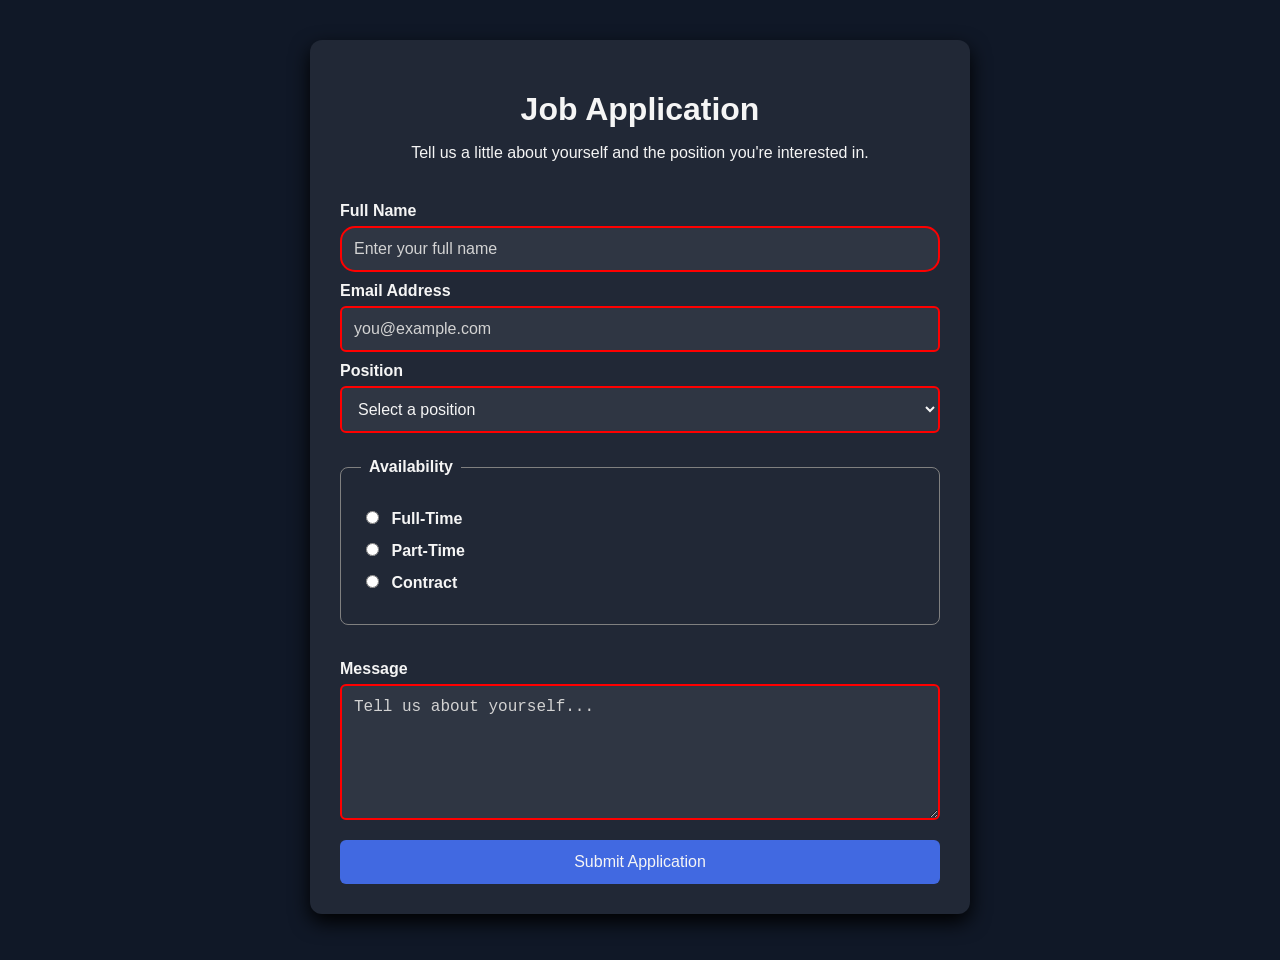
<file: build-a-job-application-form/index.html>
<!DOCTYPE html>
<html lang="en">
<head>
    <meta charset="utf-8">
    <meta name="viewport" content="width=device-width, initial-scale=1.0">
    <title>Job Application Form</title>
    <link rel="stylesheet" href="styles.css">
</head>

<body>

    <div class="container">
        <h1>Job Application</h1>
        <p>Tell us a little about yourself and the position you're interested in.</p>

        <form>
            <label for="name">Full Name</label>
            <input
                type="text"
                id="name"
                name="name"
                required
                placeholder="Enter your full name"
            >

            <label for="email">Email Address</label>
            <input
                type="email"
                id="email"
                name="email"
                required
                placeholder="you@example.com"
            >

            <label for="position">Position</label>
            <select id="position" name="position" required>
                <option value="">Select a position</option>
                <option value="web-developer">Web Developer</option>
                <option value="software-engineer">Software Engineer</option>
                <option value="frontend-developer">Frontend Developer</option>
                <option value="backend-developer">Backend Developer</option>
            </select>

            <fieldset class="radio-group">
                <legend>Availability</legend>

                <div>
                    <input
                        type="radio"
                        id="full-time"
                        name="availability"
                        value="full-time"
                        required
                    >
                    <label for="full-time">Full-Time</label>
                </div>

                <div>
                    <input
                        type="radio"
                        id="part-time"
                        name="availability"
                        value="part-time"
                    >
                    <label for="part-time">Part-Time</label>
                </div>

                <div>
                    <input
                        type="radio"
                        id="contract"
                        name="availability"
                        value="contract"
                    >
                    <label for="contract">Contract</label>
                </div>
            </fieldset>

            <label for="message">Message</label>
            <textarea
                id="message"
                name="message"
                rows="6"
                required
                placeholder="Tell us about yourself..."
            ></textarea>

            <button type="submit">Submit Application</button>
        </form>
    </div>

</body>
</html>
</file>
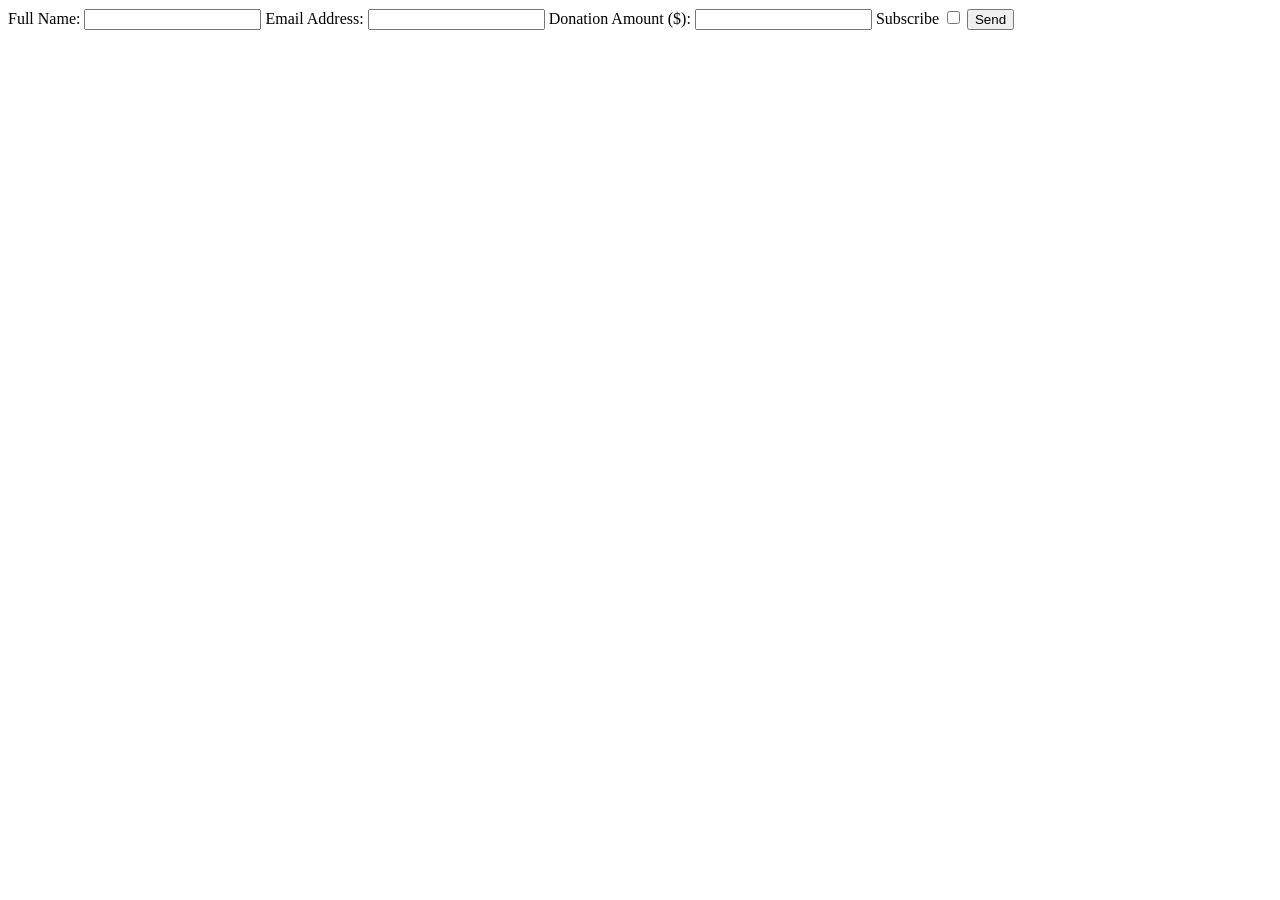
<file: debug-donation-form/index.html>
<!DOCTYPE html>
<html lang="en">
<head>
  <meta charset="UTF-8">
  <meta name="viewport" content="width=device-width, initial-scale=1.0">
  <title>Debug a Donation Form</title>
</head>

<body>
  <form>
    <label for="name">Full Name:</label>
    <input type="text" id="name" name="name" required>

    <label for="email">Email Address:</label>
    <input type="email" id="email" name="email" required>

    <label for="amount">Donation Amount ($):</label>
    <input type="number" id="amount" name="amount" required>

    <label for="newsletter">Subscribe</label>
    <input type="checkbox" id="newsletter" name="newsletter">

    <input type="submit" value="Send">
  </form>
</body>
</html>
</file>
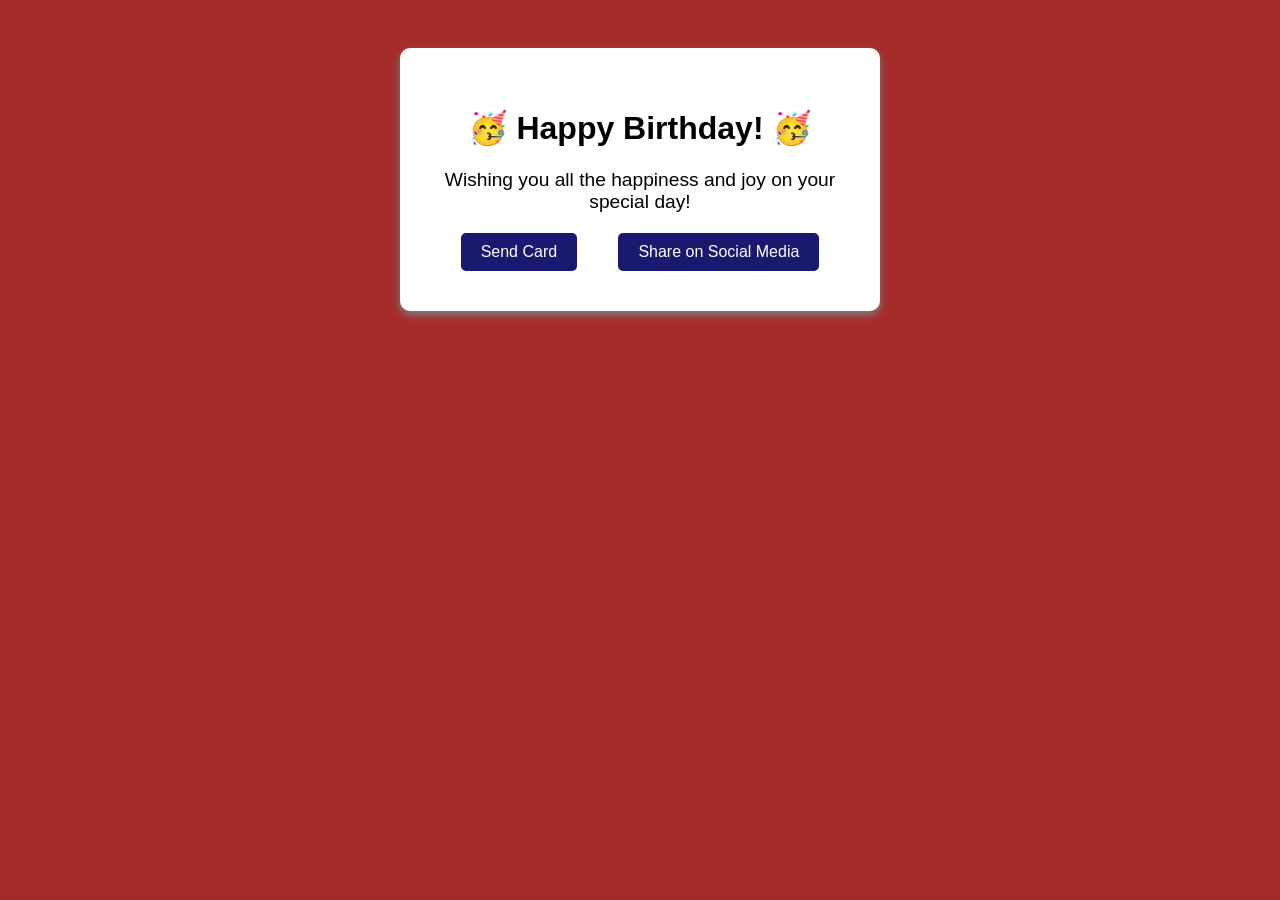
<file: design-a-greeting-card/index.html>
<!DOCTYPE html>
<html lang="en">
  <head>
    <meta charset="utf-8">
    <meta name="viewport" content="width=device-width, initial-scale=1.0">
    <title>Greeting Card</title>
    <link href="styles.css" rel="stylesheet">
  </head>
  <body>
    <div class="card" id="greeting-card">
      <h1>Happy Birthday!</h1>
      <p class="message">
        Wishing you all the happiness and joy on your special day!
      </p>
      <div class="card-links">
        <a href="#send" class="send-link">Send Card</a>
        <a href="#share" class="share-link">Share on Social Media</a>
      </div>
    </div>
    <section id="send">
      <h2>Sending your card...</h2>
      <p>Card successfully sent to your recipient!</p>
    </section>
    <section id="share">
      <h2>Sharing your card...</h2>
      <p>Your card was shared on social media!</p>
    </section>
  </body>
</html>
</file>
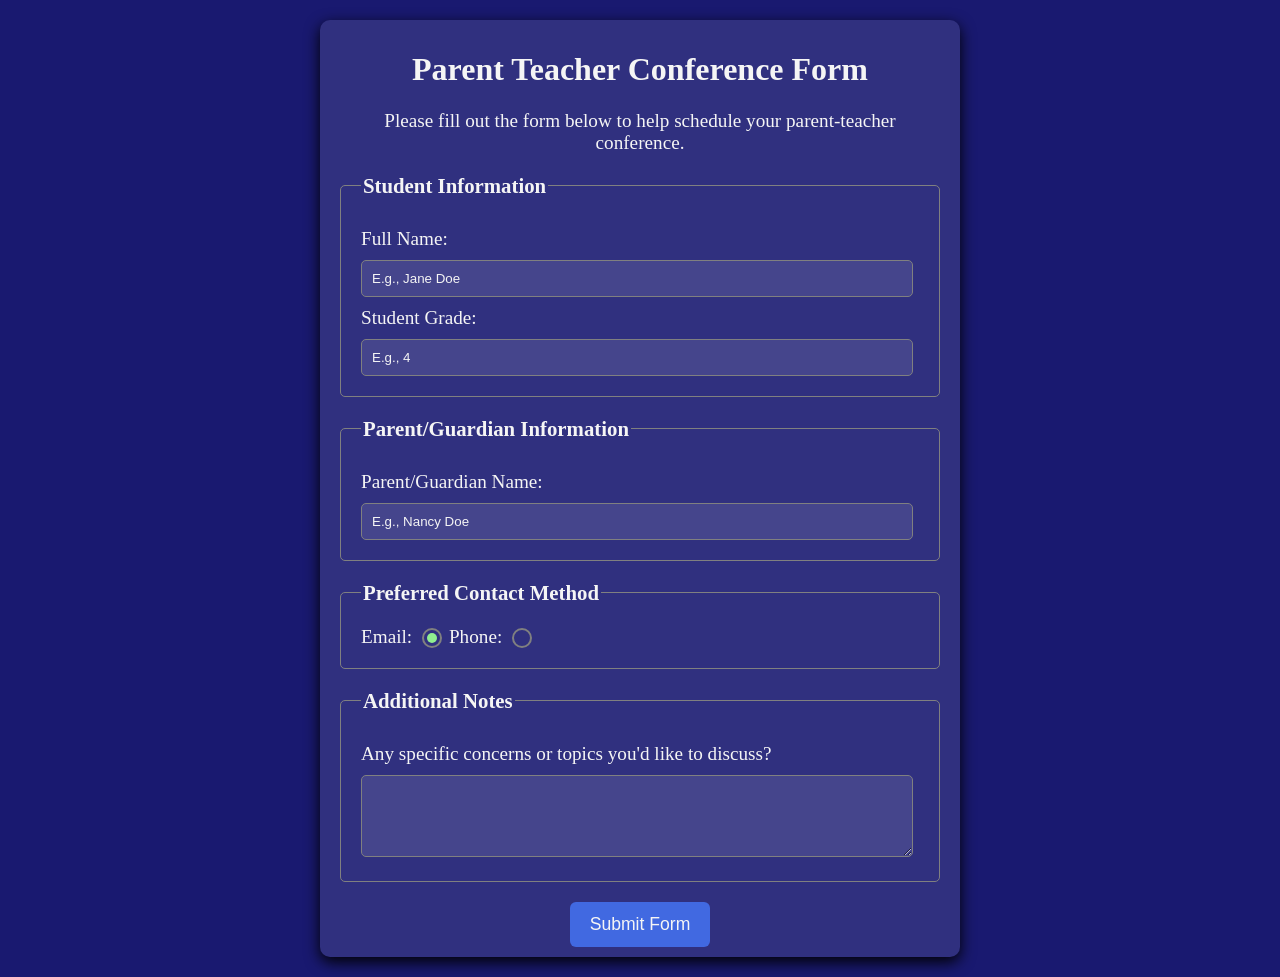
<file: design-a-parent-teacher-conference-form/index.html>
<!DOCTYPE html>
<html lang="en">
  <head>
    <meta charset="utf-8">
    <meta name="viewport" content="width=device-width, initial-scale=1.0">
    <title>Parent Teacher Conference Form</title>
    <link rel="stylesheet" href="./styles.css" />
  </head>
  <body>
  <main class="container">
    <h1 class="title center">Parent Teacher Conference Form</h1>
    <p class="description center">Please fill out the form below to help schedule your parent-teacher conference.</p>

     <form>
        <fieldset>
          <legend>Student Information</legend>
          <label for="student-name">Full Name: </label>
          <input
            type="text"
            name="student-name"
            id="student-name"
            required
            placeholder="E.g., Jane Doe"
          />

          <label for="grade">Student Grade: </label>
          <input
            type="number"
            name="grade"
            id="grade"
            required
            placeholder="E.g., 4"
          />
        </fieldset>
        
        <fieldset>
          <legend>Parent/Guardian Information</legend>
          <label for="parent-name">Parent/Guardian Name: </label>
          <input
            type="text"
            name="parent-name"
            id="parent-name"
            required
            placeholder="E.g., Nancy Doe"
          />
        </fieldset>

        <fieldset>
          <legend>Preferred Contact Method</legend>
          <label class="contact-method" for="email">Email: </label>
          <input
            id="email"
            class="contact-method-radio-btn"
            type="radio"
            name="contact-method"
            value="email"
            checked
          />

          <label class="contact-method" for="phone">Phone: </label>
          <input
            id="phone"
            class="contact-method-radio-btn"
            type="radio"
            name="contact-method"
            value="phone"
          />
        </fieldset>

        <fieldset>
          <legend>Additional Notes</legend>
          <label for="notes"
            >Any specific concerns or topics you'd like to discuss?</label
          >
          <textarea id="notes" name="notes" rows="4" cols="50"></textarea>
        </fieldset>

        <button class="submit-btn" type="submit">Submit Form</button>
      </form>
  </main>
  </body>
</html>
</file>
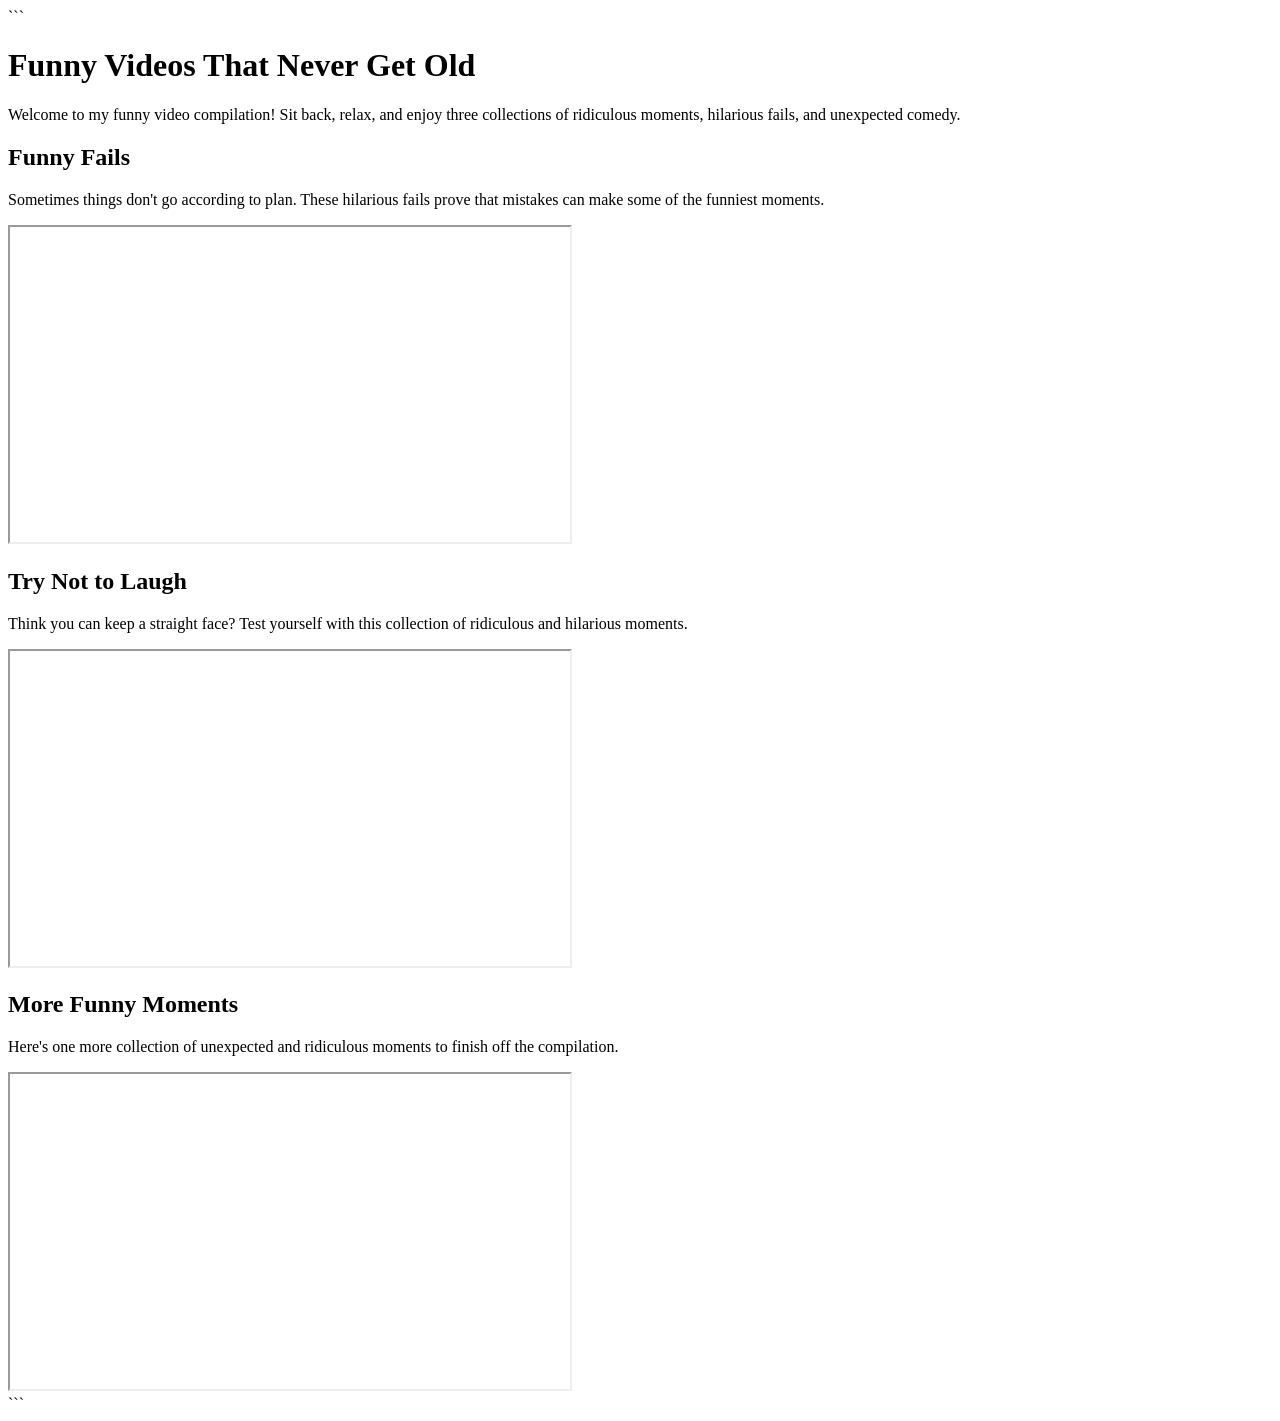
<file: funny-video-compilation/index.html>
<!DOCTYPE html>

<html lang="en">

<head>
    <meta charset="UTF-8">
    <title>Funny Video Compilation</title>
</head>

<body>

```
<main>

    <h1>Funny Videos That Never Get Old</h1>

    <p>
        Welcome to my funny video compilation! Sit back, relax, and enjoy
        three collections of ridiculous moments, hilarious fails, and
        unexpected comedy.
    </p>

    <section>

        <h2>Funny Fails</h2>

        <p>
            Sometimes things don't go according to plan. These hilarious
            fails prove that mistakes can make some of the funniest moments.
        </p>

        <iframe
            src="https://www.youtube.com/embed/nr3hC9bf7vc"
            title="Funny Fails Compilation"
            width="560"
            height="315">
        </iframe>

    </section>

    <section>

        <h2>Try Not to Laugh</h2>

        <p>
            Think you can keep a straight face? Test yourself with this
            collection of ridiculous and hilarious moments.
        </p>

        <iframe
            src="https://www.youtube.com/embed/DODLEX4zzLQ"
            title="Try Not to Laugh Funny Compilation"
            width="560"
            height="315">
        </iframe>

    </section>

    <section>

        <h2>More Funny Moments</h2>

        <p>
            Here's one more collection of unexpected and ridiculous moments
            to finish off the compilation.
        </p>

        <iframe
            src="https://www.youtube.com/embed/t_4hZKceHAU"
            title="Funny Video Compilation"
            width="560"
            height="315">
        </iframe>

    </section>

</main>
```

</body>

</html>
</file>
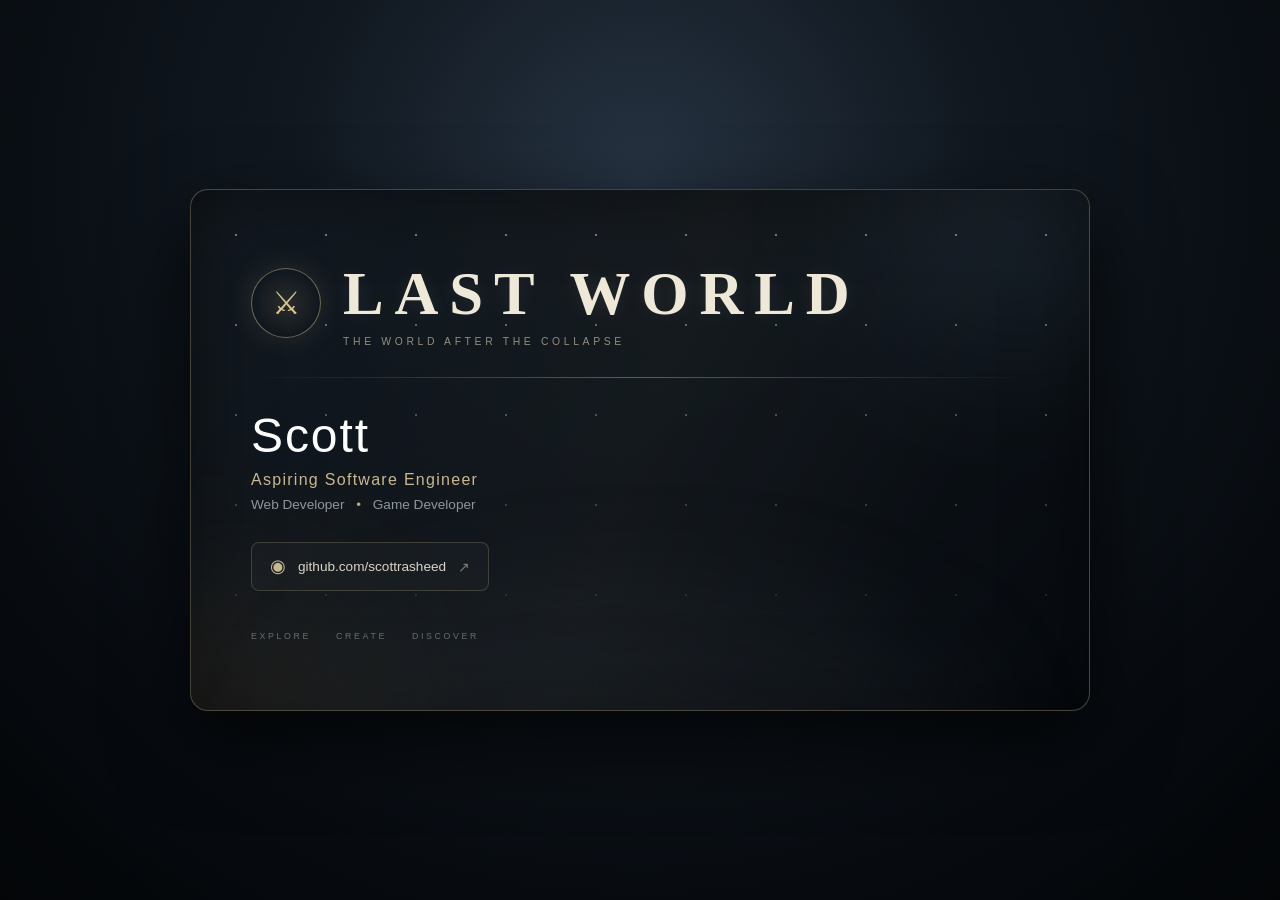
<file: github-business-card/index.html>
<!DOCTYPE html>
<html lang="en">
<head>
  <meta charset="UTF-8">
  <meta name="viewport" content="width=device-width, initial-scale=1.0">

  <title>Scott | Last World</title>

  <link
    rel="stylesheet"
    href="styles.css"
  >
</head>

<body>

  <main class="business-card">

    <!-- Atmospheric background -->
    <div class="stars"></div>
    <div class="mist"></div>

    <!-- Decorative elemental glow -->
    <div class="elemental-glow glow-one"></div>
    <div class="elemental-glow glow-two"></div>

    <section class="card-content">

      <!-- Last World Branding -->
      <div class="world-brand">

        <div class="relic-symbol">
          ⚔
        </div>

        <div class="brand-text">
          <h1>LAST WORLD</h1>
          <span>THE WORLD AFTER THE COLLAPSE</span>
        </div>

      </div>

      <div class="divider"></div>

      <!-- Personal Information -->
      <div class="identity">

        <h2>Scott</h2>

        <p class="title">
          Aspiring Software Engineer
        </p>

        <p class="specialties">
          Web Developer <span>•</span> Game Developer
        </p>

      </div>

      <!-- GitHub -->
      <a
        class="github-link"
        href="https://github.com/scottrasheed"
        target="_blank"
        rel="noopener noreferrer"
      >
        <span class="github-icon">◉</span>

        <span>
          github.com/scottrasheed
        </span>

        <span class="arrow">↗</span>
      </a>

      <!-- Footer -->
      <div class="card-footer">
        <span>EXPLORE</span>
        <span>CREATE</span>
        <span>DISCOVER</span>
      </div>

    </section>

  </main>

</body>
</html>
</file>
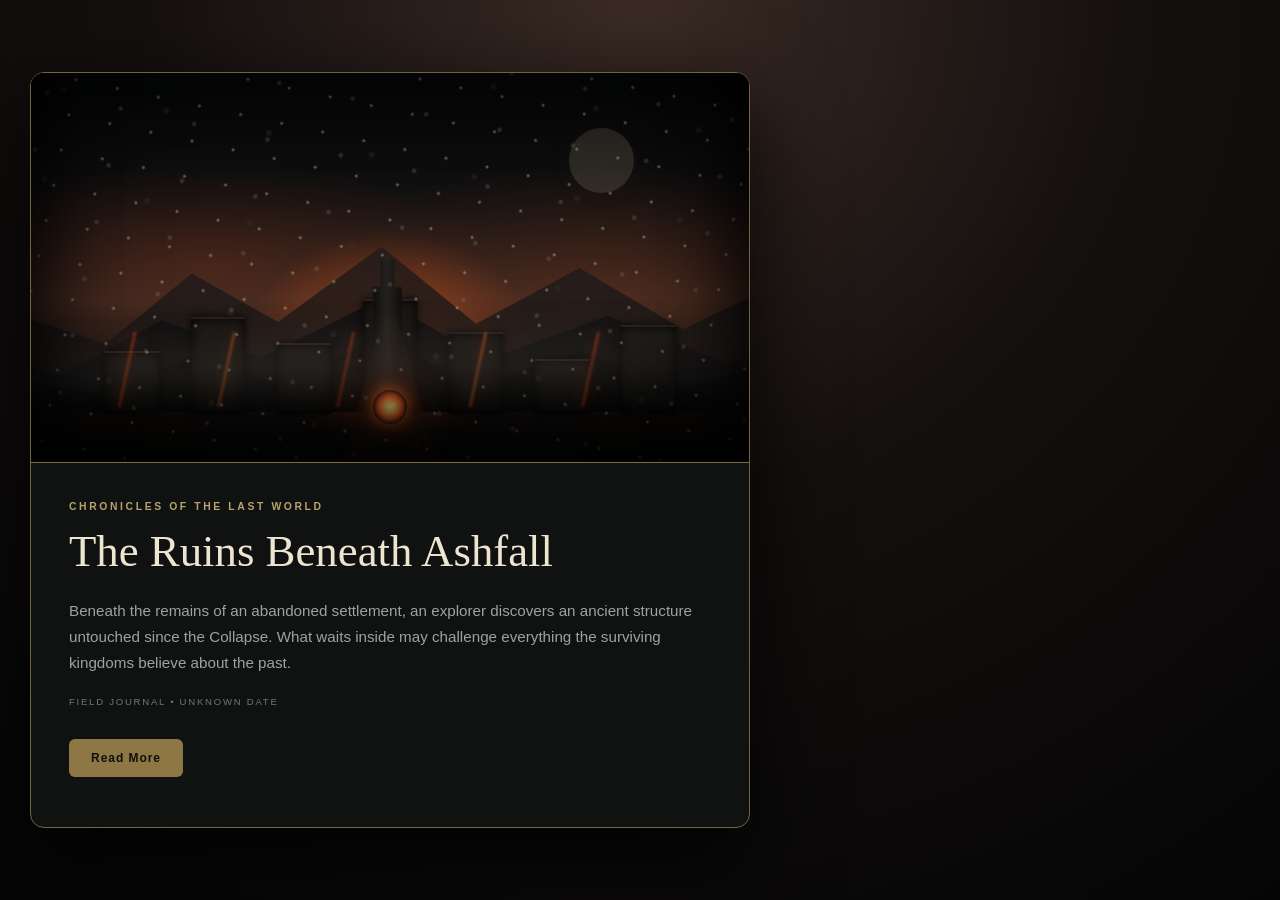
<file: last-world-blog-post/index.html>
<!DOCTYPE html>
<html lang="en">
<head>
  <meta charset="UTF-8">
  <meta name="viewport" content="width=device-width, initial-scale=1.0">

  <title>Last World — The Ruins Beneath Ashfall</title>

  <link rel="stylesheet" href="styles.css">
</head>

<body>

  <main>

    <div class="blog-post-card">

      <!-- ASHFALL SANDBOX ENVIRONMENT -->

      <div
        class="post-img ashfall-scene"
        role="img"
        aria-label="A vast ruined settlement surrounded by mountains beneath a sky filled with ash"
      >

        <div class="sky"></div>

        <div class="moon"></div>

        <div class="mountain mountain-back"></div>

        <div class="mountain mountain-middle"></div>

        <div class="mountain mountain-front"></div>

        <div class="city">
          <span></span>
          <span></span>
          <span></span>
          <span></span>
          <span></span>
          <span></span>
          <span></span>
        </div>

        <div class="tower"></div>

        <div class="road"></div>

        <div class="embers"></div>

        <div class="ash-particles"></div>

        <div class="fog"></div>

        <div class="scene-vignette"></div>

      </div>


      <div class="post-content">

        <p class="post-category">
          CHRONICLES OF THE LAST WORLD
        </p>

        <h2 class="post-title">
          The Ruins Beneath Ashfall
        </h2>

        <p class="post-excerpt">
          Beneath the remains of an abandoned settlement, an explorer
          discovers an ancient structure untouched since the Collapse.
          What waits inside may challenge everything the surviving
          kingdoms believe about the past.
        </p>

        <p class="post-meta">
          FIELD JOURNAL • UNKNOWN DATE
        </p>

        <a
          class="read-more"
          href="https://github.com/scottrasheed"
          target="_blank"
        >
          Read More
        </a>

      </div>

    </div>

  </main>

</body>
</html>
</file>
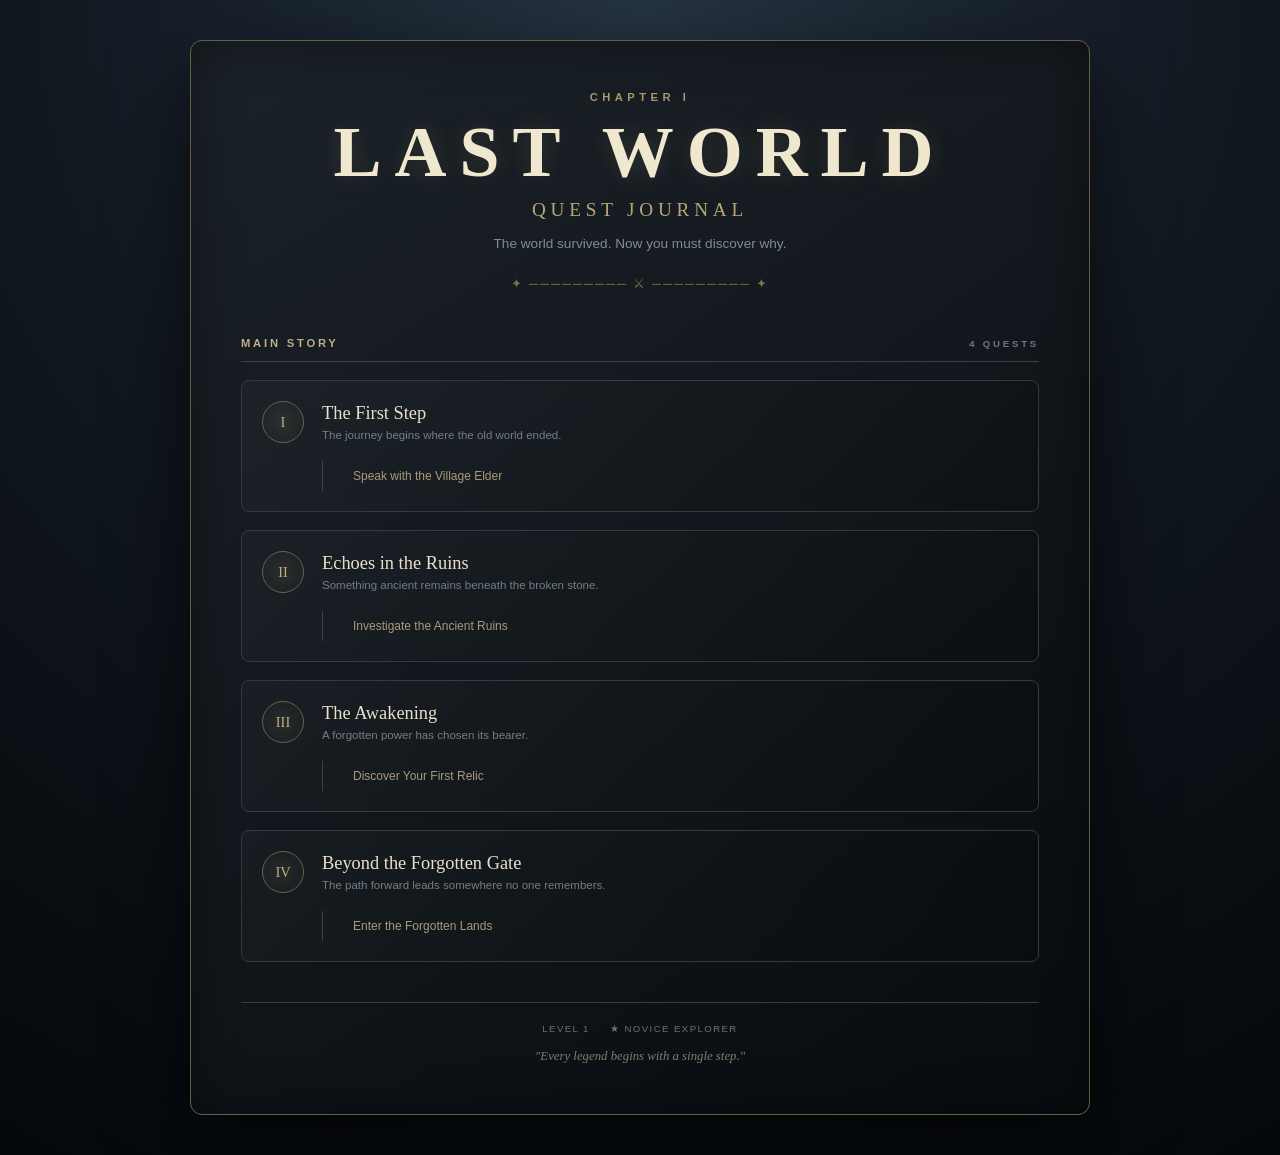
<file: last-world-quest-journal/index.html>
<!DOCTYPE html>
<html lang="en">
<head>
  <meta charset="UTF-8">
  <meta name="viewport" content="width=device-width, initial-scale=1.0">

  <title>Last World — Quest Log</title>

  <link rel="stylesheet" href="styles.css">
</head>

<body>

  <main class="quest-journal">

    <header class="journal-header">

      <p class="chapter">CHAPTER I</p>

      <h1>LAST WORLD</h1>

      <h2>Quest Journal</h2>

      <p class="subtitle">
        The world survived. Now you must discover why.
      </p>

      <div class="ornament">
        ✦ ───────── ⚔ ───────── ✦
      </div>

    </header>


    <section class="quest-section">

      <div class="section-title">
        <span>MAIN STORY</span>
        <span class="status">4 QUESTS</span>
      </div>


      <ul class="todo-list">


        <!-- QUEST 1 -->

        <li class="quest">

          <input
            type="checkbox"
            id="first-step"
          >

          <label for="first-step">

            <span class="quest-number">
              I
            </span>

            <span class="quest-info">

              <strong>
                The First Step
              </strong>

              <small>
                The journey begins where the old world ended.
              </small>

            </span>

          </label>


          <ul class="sub-item">

            <li>
              <a
                class="sub-item-link"
                href="https://github.com/scottrasheed"
                target="_blank"
              >
                Speak with the Village Elder
              </a>
            </li>

          </ul>

        </li>


        <!-- QUEST 2 -->

        <li class="quest">

          <input
            type="checkbox"
            id="echoes-ruins"
          >

          <label for="echoes-ruins">

            <span class="quest-number">
              II
            </span>

            <span class="quest-info">

              <strong>
                Echoes in the Ruins
              </strong>

              <small>
                Something ancient remains beneath the broken stone.
              </small>

            </span>

          </label>


          <ul class="sub-item">

            <li>
              <a
                class="sub-item-link"
                href="https://github.com/scottrasheed"
                target="_blank"
              >
                Investigate the Ancient Ruins
              </a>
            </li>

          </ul>

        </li>


        <!-- QUEST 3 -->

        <li class="quest">

          <input
            type="checkbox"
            id="awakening"
          >

          <label for="awakening">

            <span class="quest-number">
              III
            </span>

            <span class="quest-info">

              <strong>
                The Awakening
              </strong>

              <small>
                A forgotten power has chosen its bearer.
              </small>

            </span>

          </label>


          <ul class="sub-item">

            <li>
              <a
                class="sub-item-link"
                href="https://github.com/scottrasheed"
                target="_blank"
              >
                Discover Your First Relic
              </a>
            </li>

          </ul>

        </li>


        <!-- QUEST 4 -->

        <li class="quest">

          <input
            type="checkbox"
            id="forgotten-gate"
          >

          <label for="forgotten-gate">

            <span class="quest-number">
              IV
            </span>

            <span class="quest-info">

              <strong>
                Beyond the Forgotten Gate
              </strong>

              <small>
                The path forward leads somewhere no one remembers.
              </small>

            </span>

          </label>


          <ul class="sub-item">

            <li>
              <a
                class="sub-item-link"
                href="https://github.com/scottrasheed"
                target="_blank"
              >
                Enter the Forgotten Lands
              </a>
            </li>

          </ul>

        </li>

      </ul>

    </section>


    <footer class="journal-footer">

      <div class="player-status">

        <span>
          LEVEL 1
        </span>

        <span>
          ★ NOVICE EXPLORER
        </span>

      </div>

      <p>
        "Every legend begins with a single step."
      </p>

    </footer>

  </main>

</body>
</html>
</file>
<file: build-a-job-application-form/styles.css>
body {
    font-family: Arial, sans-serif;
    background-color: #101827;
    color: whitesmoke;
    margin: 0;
    padding: 40px 20px;
}

.container {
    width: 80%;
    max-width: 600px;
    margin: 0 auto;
    padding: 30px;
    background-color: #ffffff12;
    border-radius: 12px;
    box-shadow: 0 8px 20px black;
}

h1 {
    text-align: center;
    margin-bottom: 10px;
}

p {
    text-align: center;
    margin-bottom: 30px;
}

form {
    display: flex;
    flex-direction: column;
}

label {
    margin: 10px 0 6px;
    font-weight: bold;
}

input,
select,
textarea {
    box-sizing: border-box;
    width: 100%;
    padding: 12px;
    border: 2px solid gray;
    border-radius: 6px;
    background-color: #ffffff10;
    color: whitesmoke;
    font-size: 1rem;
}

input::placeholder,
textarea::placeholder {
    color: lightgray;
}

input:focus,
textarea:focus {
    border-color: royalblue;
    outline: none;
}

input:invalid,
select:invalid,
textarea:invalid {
    border-color: red;
}

input:valid,
select:valid,
textarea:valid {
    border-color: green;
}

input:first-of-type {
    border-radius: 15px;
}

.radio-group {
    margin: 25px 0;
    padding: 20px;
    border: 1px solid gray;
    border-radius: 8px;
}

.radio-group legend {
    font-weight: bold;
    padding: 0 8px;
}

.radio-group div {
    margin: 12px 0;
}

.radio-group input[type="radio"] {
    width: auto;
    margin-right: 8px;
}

.radio-group input[type="radio"]:checked {
    border-color: lightgreen;
    background-color: lightgreen;
    box-shadow: 0 0 8px lightgreen;
}

.radio-group input[type="radio"]:checked + label {
    color: lightgreen;
}

button {
    margin-top: 20px;
    padding: 13px 20px;
    border: none;
    border-radius: 6px;
    background-color: royalblue;
    color: whitesmoke;
    font-size: 1rem;
    cursor: pointer;
}

button:hover {
    background-color: midnightblue;
}
</file>
<file: design-a-greeting-card/styles.css>
body {
  font-family: Arial, sans-serif;
  padding: 40px;
  text-align: center;
  background-color: brown;
}

.card {
  background-color: white;
  max-width: 400px;
  padding: 40px;
  margin: 0 auto;
  border-radius: 10px;
  box-shadow: 0 4px 8px gray;
  transition: transform 0.3s, background-color 0.3s ease
}

.card:hover {
  background-color: khaki;
  transform: scale(1.1);
}

h1::before {
  content: "🥳 ";
}

h1::after {
  content: " 🥳";
}

.message {
  font-size: 1.2em;
  margin-bottom: 20px;
}

.card-links {
  margin-top: 20px;
  display: flex;
  justify-content: space-around;
}

.card-links a {
  text-decoration: none;
  font-size: 1em;
  padding: 10px 20px;
  border-radius: 5px;
  color: white;
  background-color: midnightblue;
  transition: background-color 0.3s ease;
}

.card-links a:hover {
  background-color: orangered;
}

.card-links a:active {
  background-color: midnightblue;
}

.card-links a:focus {
  outline: 2px solid yellow;
}

.card-links a:visited {
  color: crimson;
}

section {
  margin: 20px auto;
  max-width: 600px;
  background-color: whitesmoke;
  padding: 20px;
  border-radius: 10px;
  display: none;
  
}

section:hover{
  transform: skewX(10deg);
  
}

section:target {
  display: block;
}
</file>
<file: design-a-parent-teacher-conference-form/styles.css>
body {
  background-color: MidnightBlue;
  color: whitesmoke;
}

.container {
    background-color: #ffffff1a;
    width: 80%;
    max-width: 600px;
    border-radius: 10px;
    margin: 20px auto;
    padding: 10px 20px;
    box-shadow: 0 5px 15px black;  
}

.center {
  text-align: center;
}

.description {
  font-size: 1.2rem;
}

fieldset {
  border: 1px solid gray;
  border-radius: 5px;
  margin: 20px 0;
  padding: 20px;
}

fieldset legend {
  font-size: 1.3rem;
  font-weight: 600;
}

label {
  font-size: 1.2rem;
}

label:not(.contact-method) {
  display: block;
  margin: 10px 0;
}

input:not(.contact-method-radio-btn),
textarea {
  background-color: #ffffff1a;
  width: 95%;
  border: 1px solid gray;
  border-radius: 5px;
  padding: 10px;
}

input,
input::placeholder,
textarea {
  color: whitesmoke;
}


.contact-method-radio-btn {
  appearance: none;
  width: 20px;
  height: 20px;
  border-radius: 50%;
  border: 2px solid gray;
  vertical-align: bottom;
}

.contact-method-radio-btn::before {
  display: block;
  content: " ";
  width: 10px;
  height: 10px;
  border-radius: 50%;
  transform: translate(3px, 3px) scale(0);
  transition: all 0.3s ease-in;
}

.contact-method-radio-btn:checked::before {
  transform: translate(3px, 3px) scale(1);
  background-color: lightgreen;
}

.submit-btn {
  cursor: pointer;
  background-color: royalblue;
  color: whitesmoke;
  border: none;
  border-radius: 6px;
  padding: 12px 20px;
  font-size: 1.1rem;
  display: block;
  margin: auto;
}

.submit-btn:hover {
  background-color: midnightblue;
}
</file>
<file: github-business-card/styles.css>
* {
  box-sizing: border-box;
  margin: 0;
  padding: 0;
}

body {
  min-height: 100vh;

  display: flex;
  justify-content: center;
  align-items: center;

  padding: 30px;

  background:
    radial-gradient(
      circle at 50% 20%,
      #263342 0%,
      #111820 35%,
      #070b10 75%,
      #030507 100%
    );

  font-family: Georgia, "Times New Roman", serif;

  color: #e9e4d5;
}


/* =========================================
   BUSINESS CARD
========================================= */

.business-card {
  position: relative;

  width: min(900px, 100%);
  min-height: 520px;

  overflow: hidden;

  border: 1px solid rgba(180, 167, 126, 0.35);

  border-radius: 18px;

  background:
    linear-gradient(
      135deg,
      rgba(20, 27, 34, 0.96),
      rgba(7, 11, 16, 0.98)
    );

  box-shadow:
    0 30px 80px rgba(0, 0, 0, 0.7),
    inset 0 0 80px rgba(0, 0, 0, 0.5);
}


/* =========================================
   ATMOSPHERE
========================================= */

.business-card::before {
  content: "";

  position: absolute;
  inset: 0;

  background:
    linear-gradient(
      110deg,
      transparent 20%,
      rgba(180, 167, 126, 0.04) 50%,
      transparent 80%
    );

  pointer-events: none;
}


.stars {
  position: absolute;
  inset: 0;

  opacity: 0.45;

  background-image:
    radial-gradient(circle, #ffffff 1px, transparent 1px);

  background-size: 90px 90px;

  mask-image: linear-gradient(
    to bottom,
    black,
    transparent
  );
}


.mist {
  position: absolute;

  width: 700px;
  height: 300px;

  bottom: -180px;
  left: 50%;

  transform: translateX(-50%);

  background: rgba(110, 130, 145, 0.08);

  filter: blur(60px);

  border-radius: 50%;
}


/* =========================================
   ELEMENTAL ENERGY
========================================= */

.elemental-glow {
  position: absolute;

  width: 250px;
  height: 250px;

  border-radius: 50%;

  filter: blur(90px);

  opacity: 0.12;
}


.glow-one {
  top: -100px;
  right: -50px;

  background: #8bb8d9;
}


.glow-two {
  bottom: -120px;
  left: -80px;

  background: #b98b4c;
}


/* =========================================
   CARD CONTENT
========================================= */

.card-content {
  position: relative;
  z-index: 2;

  min-height: 520px;

  padding: 60px;

  display: flex;
  flex-direction: column;
  justify-content: center;
}


/* =========================================
   LAST WORLD BRAND
========================================= */

.world-brand {
  display: flex;
  align-items: center;

  gap: 22px;
}


.relic-symbol {
  width: 70px;
  height: 70px;

  display: flex;
  align-items: center;
  justify-content: center;

  border: 1px solid rgba(201, 184, 139, 0.5);

  border-radius: 50%;

  font-size: 32px;

  color: #d8c58f;

  background:
    radial-gradient(
      circle,
      rgba(216, 197, 143, 0.12),
      transparent 70%
    );

  box-shadow:
    0 0 30px rgba(216, 197, 143, 0.12);
}


.brand-text h1 {
  font-size: clamp(2rem, 5vw, 3.8rem);

  letter-spacing: 0.18em;

  color: #eee8d8;

  text-shadow:
    0 0 20px rgba(255, 255, 255, 0.08);
}


.brand-text span {
  display: block;

  margin-top: 7px;

  font-family: Arial, sans-serif;

  font-size: 0.65rem;

  letter-spacing: 0.35em;

  color: #938d7c;
}


/* =========================================
   DIVIDER
========================================= */

.divider {
  width: 100%;
  height: 1px;

  margin: 30px 0;

  background:
    linear-gradient(
      to right,
      transparent,
      rgba(190, 174, 132, 0.45),
      transparent
    );
}


/* =========================================
   IDENTITY
========================================= */

.identity h2 {
  font-family: Arial, sans-serif;

  font-size: clamp(2rem, 5vw, 3rem);

  font-weight: 400;

  letter-spacing: 0.04em;

  color: #ffffff;
}


.title {
  margin-top: 8px;

  font-family: Arial, sans-serif;

  font-size: 1rem;

  letter-spacing: 0.08em;

  color: #c7b98f;
}


.specialties {
  margin-top: 8px;

  font-family: Arial, sans-serif;

  font-size: 0.85rem;

  color: #8e969d;
}


.specialties span {
  margin: 0 8px;

  color: #b8a979;
}


/* =========================================
   GITHUB
========================================= */

.github-link {
  width: fit-content;

  display: flex;
  align-items: center;

  gap: 12px;

  margin-top: 30px;

  padding: 13px 18px;

  border: 1px solid rgba(180, 167, 126, 0.25);

  border-radius: 8px;

  background: rgba(255, 255, 255, 0.025);

  font-family: Arial, sans-serif;

  font-size: 0.85rem;

  color: #d8d4c8;

  text-decoration: none;

  transition:
    background 0.25s ease,
    border-color 0.25s ease,
    transform 0.25s ease;
}


.github-link:hover {
  transform: translateY(-2px);

  background: rgba(180, 167, 126, 0.08);

  border-color: rgba(210, 194, 145, 0.55);
}


.github-icon {
  font-size: 1.1rem;

  color: #c7b98f;
}


.arrow {
  color: #817b6d;
}


/* =========================================
   FOOTER
========================================= */

.card-footer {
  display: flex;

  gap: 25px;

  margin-top: 40px;

  font-family: Arial, sans-serif;

  font-size: 0.55rem;

  letter-spacing: 0.3em;

  color: #666d72;
}


/* =========================================
   RESPONSIVE
========================================= */

@media (max-width: 600px) {

  body {
    padding: 15px;
  }

  .business-card {
    min-height: 600px;
  }

  .card-content {
    padding: 35px 25px;
  }

  .world-brand {
    gap: 15px;
  }

  .relic-symbol {
    width: 55px;
    height: 55px;

    font-size: 24px;
  }

  .brand-text h1 {
    font-size: 1.8rem;

    letter-spacing: 0.1em;
  }

  .brand-text span {
    font-size: 0.48rem;

    letter-spacing: 0.2em;
  }

  .github-link {
    width: 100%;

    justify-content: center;

    font-size: 0.75rem;
  }

  .card-footer {
    gap: 12px;

    font-size: 0.45rem;
  }
}
</file>
<file: last-world-blog-post/styles.css>
* {
  box-sizing: border-box;
}

body {
  margin: 0;

  min-height: 100vh;

  display: flex;
  justify-content: center;
  align-items: center;

  padding: 30px;

  background:
    radial-gradient(
      circle at 50% 0%,
      #3b2b25,
      #14100f 45%,
      #050505 100%
    );

  color: #e8dfca;

  font-family:
    Georgia,
    "Times New Roman",
    serif;
}


/* =========================================
   BLOG CARD
========================================= */

.blog-post-card {
  width: min(720px, 100%);

  overflow: hidden;

  background: #101211;

  border: 1px solid #716344;

  border-radius: 14px;

  box-shadow:
    0 30px 90px rgba(0, 0, 0, 0.85);
}


/* =========================================
   ASHFALL ENVIRONMENT
========================================= */

.post-img {
  position: relative;

  width: 100%;

  height: 390px;

  overflow: hidden;

  border-bottom: 1px solid #806b45;
}

.ashfall-scene {
  background:
    linear-gradient(
      to bottom,
      #08090b 0%,
      #171515 28%,
      #3a2922 58%,
      #19120e 78%,
      #090807 100%
    );
}


/* =========================================
   VOLCANIC SKY
========================================= */

.sky {
  position: absolute;

  inset: 0;

  background:
    radial-gradient(
      ellipse at 50% 68%,
      rgba(239, 91, 25, 0.55),
      transparent 28%
    ),
    radial-gradient(
      ellipse at 25% 50%,
      rgba(164, 56, 25, 0.24),
      transparent 38%
    ),
    radial-gradient(
      ellipse at 80% 55%,
      rgba(178, 65, 24, 0.2),
      transparent 40%
    ),
    linear-gradient(
      to bottom,
      rgba(5, 6, 7, 0.8),
      transparent 60%
    );
}


/* =========================================
   DISTANT VOLCANIC GLOW
========================================= */

.moon {
  position: absolute;

  top: 55px;
  right: 16%;

  width: 65px;
  height: 65px;

  border-radius: 50%;

  background: #8e8270;

  box-shadow:
    0 0 35px rgba(203, 198, 174, 0.12);

  opacity: 0.25;
}


/* =========================================
   MOUNTAINS
========================================= */

.mountain {
  position: absolute;

  bottom: 90px;

  width: 120%;

  left: -10%;

  clip-path: polygon(
    0 100%,
    8% 70%,
    17% 84%,
    27% 45%,
    37% 72%,
    49% 30%,
    60% 73%,
    72% 42%,
    84% 76%,
    94% 53%,
    100% 70%,
    100% 100%
  );
}

.mountain-back {
  height: 180px;

  background:
    linear-gradient(
      to bottom,
      #26201e,
      #161414
    );

  opacity: 0.8;

  filter: drop-shadow(
    0 0 25px rgba(170, 52, 20, 0.18)
  );
}

.mountain-middle {
  height: 140px;

  bottom: 65px;

  transform: scaleX(1.15);

  background:
    linear-gradient(
      to bottom,
      #171414,
      #0e0e0e
    );
}

.mountain-front {
  height: 105px;

  bottom: 50px;

  background:
    linear-gradient(
      to bottom,
      #0e0d0c,
      #080807
    );
}


/* =========================================
   VOLCANIC CRACKS
========================================= */

.embers {
  position: absolute;

  bottom: 55px;

  left: 5%;

  width: 90%;

  height: 75px;

  background:
    linear-gradient(
      102deg,
      transparent 0 10%,
      rgba(207, 67, 22, 0.8) 10.2%,
      transparent 10.7% 25%,
      rgba(234, 99, 27, 0.65) 25.2%,
      transparent 25.7% 43%,
      rgba(207, 65, 21, 0.7) 43.2%,
      transparent 43.7% 63%,
      rgba(239, 112, 30, 0.7) 63.2%,
      transparent 63.7% 80%,
      rgba(205, 64, 21, 0.75) 80.2%,
      transparent 80.7%
    );

  filter:
    blur(1px)
    drop-shadow(
      0 0 8px rgba(240, 78, 20, 0.7)
    );

  opacity: 0.8;
}


/* =========================================
   RUINED CITY
========================================= */

.city {
  position: absolute;

  bottom: 48px;
  left: 8%;

  width: 84%;
  height: 115px;

  display: flex;

  align-items: flex-end;

  justify-content: space-around;
}


/* Buildings */

.city span {
  display: block;

  width: 9%;

  background:
    linear-gradient(
      to bottom,
      #1a1715,
      #090908
    );

  border-top:
    2px solid rgba(92, 76, 61, 0.35);

  box-shadow:
    inset 0 0 10px rgba(0, 0, 0, 0.9),
    0 0 8px rgba(0, 0, 0, 0.8);
}


/* Different ruined buildings */

.city span:nth-child(1) {
  height: 55%;
}

.city span:nth-child(2) {
  height: 85%;
}

.city span:nth-child(3) {
  height: 62%;
}

.city span:nth-child(4) {
  height: 100%;
}

.city span:nth-child(5) {
  height: 72%;
}

.city span:nth-child(6) {
  height: 48%;
}

.city span:nth-child(7) {
  height: 78%;
}


/* =========================================
   ANCIENT TOWER
========================================= */

.tower {
  position: absolute;

  bottom: 48px;

  left: 47%;

  width: 38px;

  height: 155px;

  background:
    linear-gradient(
      to right,
      #080909,
      #24201d,
      #0a0a09
    );

  clip-path: polygon(
    12% 100%,
    12% 18%,
    32% 18%,
    32% 0,
    68% 0,
    68% 18%,
    88% 18%,
    88% 100%
  );

  box-shadow:
    0 0 20px rgba(0, 0, 0, 0.9),
    0 0 18px rgba(205, 66, 22, 0.12);
}


/* =========================================
   ROAD THROUGH THE ASH
========================================= */

.road {
  position: absolute;

  bottom: -10px;

  left: 43%;

  width: 14%;

  height: 155px;

  background:
    linear-gradient(
      to bottom,
      rgba(92, 70, 52, 0.08),
      #15100c
    );

  clip-path: polygon(
    43% 0,
    57% 0,
    100% 100%,
    0 100%
  );

  opacity: 0.9;
}


/* =========================================
   FALLING VOLCANIC ASH
========================================= */

.ash-particles {
  position: absolute;

  inset: -50px;

  background-image:
    radial-gradient(
      circle,
      rgba(225, 221, 207, 0.75) 1px,
      transparent 2px
    ),
    radial-gradient(
      circle,
      rgba(119, 112, 103, 0.7) 1.5px,
      transparent 3px
    ),
    radial-gradient(
      circle,
      rgba(55, 49, 45, 0.8) 2px,
      transparent 4px
    );

  background-size:
    42px 36px,
    75px 58px,
    105px 92px;

  transform: rotate(12deg);

  opacity: 0.5;
}


/* =========================================
   VOLCANIC ASH CLOUD
========================================= */

.fog {
  position: absolute;

  bottom: 35px;

  left: -10%;

  width: 120%;

  height: 110px;

  background:
    radial-gradient(
      ellipse at 30% 50%,
      rgba(105, 96, 88, 0.25),
      transparent 55%
    ),
    radial-gradient(
      ellipse at 70% 40%,
      rgba(90, 82, 75, 0.22),
      transparent 60%
    );

  filter: blur(10px);
}


/* =========================================
   FIRE RELIC GLOW
========================================= */

.ashfall-scene::after {
  content: "";

  position: absolute;

  left: 50%;
  bottom: 38px;

  width: 34px;
  height: 34px;

  transform: translateX(-50%);

  border-radius: 50%;

  background:
    radial-gradient(
      circle,
      #fff1bd 0%,
      #ffb347 25%,
      #e85824 48%,
      rgba(196, 54, 20, 0.4) 65%,
      transparent 72%
    );

  box-shadow:
    0 0 15px rgba(255, 126, 38, 0.9),
    0 0 35px rgba(226, 70, 20, 0.65),
    0 0 70px rgba(198, 52, 16, 0.35);

  opacity: 0.85;

  z-index: 6;
}


/* =========================================
   VIGNETTE
========================================= */

.scene-vignette {
  position: absolute;

  inset: 0;

  box-shadow:
    inset 0 0 120px rgba(0, 0, 0, 0.9),
    inset 0 -50px 80px rgba(0, 0, 0, 0.75);

  z-index: 10;

  pointer-events: none;
}


/* =========================================
   CONTENT
========================================= */

.post-content {
  padding: 38px;
}


.post-category {
  margin: 0 0 14px;

  color: #b7a26b;

  font-family: Arial, sans-serif;

  font-size: 0.65rem;

  font-weight: bold;

  letter-spacing: 0.25em;
}


.post-title {
  margin: 12px 0 18px;

  color: #eee5d0;

  font-size: clamp(1.8rem, 5vw, 2.8rem);

  font-weight: normal;

  line-height: 1.15;
}


.post-excerpt {
  margin: 20px 0;

  color: #9ca3a5;

  font-family: Arial, sans-serif;

  font-size: 0.95rem;

  line-height: 1.7;
}


.post-meta {
  margin: 20px 0;

  color: #6f7779;

  font-family: Arial, sans-serif;

  font-size: 0.6rem;

  letter-spacing: 0.18em;
}


/* =========================================
   BUTTON
========================================= */

.read-more {
  display: inline-block;

  margin: 12px 0;

  padding: 12px 22px;

  border-radius: 6px;

  background: #8d7745;

  color: #100f0b;

  font-family: Arial, sans-serif;

  font-size: 0.75rem;

  font-weight: bold;

  letter-spacing: 0.08em;

  text-decoration: none;

  transition:
    background 0.2s ease,
    transform 0.2s ease;
}


.read-more:hover {
  background: #c1a968;

  transform: translateY(-2px);
}


/* =========================================
   MOBILE
========================================= */

@media (max-width: 600px) {

  body {
    padding: 15px;
  }

  .post-img {
    height: 280px;
  }

  .post-content {
    padding: 25px;
  }

  .post-title {
    font-size: 1.8rem;
  }
}
</file>
<file: last-world-quest-journal/styles.css>
/* =========================================
   LAST WORLD — QUEST JOURNAL
========================================= */

* {
  box-sizing: border-box;
}

body {
  margin: 0;

  min-height: 100vh;

  display: flex;
  justify-content: center;
  align-items: center;

  padding: 40px 20px;

  background:
    radial-gradient(
      circle at top,
      #263442 0%,
      #111820 45%,
      #05080b 100%
    );

  color: #e8e0ca;

  font-family:
    Georgia,
    "Times New Roman",
    serif;
}


/* =========================================
   JOURNAL
========================================= */

.quest-journal {
  width: min(900px, 100%);

  padding: 50px;

  background:
    linear-gradient(
      145deg,
      rgba(27, 34, 40, 0.98),
      rgba(8, 12, 16, 0.99)
    );

  border: 1px solid #675d46;

  border-radius: 12px;

  box-shadow:
    0 30px 80px rgba(0, 0, 0, 0.65),
    inset 0 0 50px rgba(0, 0, 0, 0.4);
}


/* =========================================
   HEADER
========================================= */

.journal-header {
  text-align: center;

  margin-bottom: 45px;
}

.chapter {
  margin: 0 0 8px;

  color: #a99868;

  font-family: Arial, sans-serif;

  font-size: 0.7rem;

  font-weight: bold;

  letter-spacing: 0.4em;
}

.journal-header h1 {
  margin: 0;

  color: #f0e7cf;

  font-size: clamp(2.5rem, 7vw, 4.5rem);

  letter-spacing: 0.18em;

  text-shadow:
    0 0 25px rgba(214, 192, 133, 0.15);
}

.journal-header h2 {
  margin: 5px 0 15px;

  color: #b7a778;

  font-size: 1.2rem;

  font-weight: normal;

  letter-spacing: 0.25em;

  text-transform: uppercase;
}

.subtitle {
  margin: 0;

  color: #818b91;

  font-family: Arial, sans-serif;

  font-size: 0.85rem;
}

.ornament {
  margin-top: 25px;

  color: #806f48;

  font-size: 0.8rem;

  letter-spacing: 0.15em;
}


/* =========================================
   SECTION TITLE
========================================= */

.section-title {
  display: flex;

  justify-content: space-between;

  align-items: center;

  padding-bottom: 12px;

  border-bottom: 1px solid #3b4145;

  color: #bcae85;

  font-family: Arial, sans-serif;

  font-size: 0.7rem;

  font-weight: bold;

  letter-spacing: 0.25em;
}

.status {
  color: #6d777c;

  font-size: 0.6rem;
}


/* =========================================
   TODO LIST
========================================= */

.todo-list {
  list-style: none;

  margin: 0;

  padding: 0;
}


/* =========================================
   QUEST
========================================= */

.quest {
  position: relative;

  margin-top: 18px;

  padding: 20px;

  border: 1px solid #343b40;

  border-radius: 8px;

  background:
    linear-gradient(
      120deg,
      rgba(255, 255, 255, 0.025),
      rgba(0, 0, 0, 0.15)
    );

  transition:
    transform 0.2s ease,
    border-color 0.2s ease,
    background 0.2s ease;
}

.quest:hover {
  transform: translateY(-2px);

  border-color: #706346;

  background:
    linear-gradient(
      120deg,
      rgba(183, 167, 119, 0.07),
      rgba(0, 0, 0, 0.2)
    );
}


/* =========================================
   CHECKBOX
========================================= */

.quest input[type="checkbox"] {
  position: absolute;

  opacity: 0;

  pointer-events: none;
}


/* =========================================
   QUEST LABEL
========================================= */

.quest label {
  display: flex;

  align-items: center;

  gap: 18px;

  cursor: pointer;
}


/* =========================================
   QUEST NUMBER
========================================= */

.quest-number {
  width: 42px;
  height: 42px;

  flex-shrink: 0;

  display: flex;

  justify-content: center;

  align-items: center;

  border: 1px solid #6b6047;

  border-radius: 50%;

  color: #bfae7c;

  font-size: 0.9rem;

  background:
    radial-gradient(
      circle,
      rgba(191, 174, 124, 0.1),
      transparent
    );
}


/* =========================================
   QUEST INFO
========================================= */

.quest-info {
  display: flex;

  flex-direction: column;

  gap: 5px;
}

.quest-info strong {
  color: #e8e0ca;

  font-size: 1.15rem;

  font-weight: normal;
}

.quest-info small {
  color: #737e84;

  font-family: Arial, sans-serif;

  font-size: 0.72rem;
}


/* =========================================
   COMPLETED QUEST
========================================= */

.quest input:checked + label .quest-number {
  border-color: #788a62;

  color: #a7c08b;

  background:
    rgba(111, 139, 82, 0.12);
}

.quest input:checked + label strong {
  color: #82956d;

  text-decoration: line-through;

  text-decoration-color: #687456;
}


/* =========================================
   SUB ITEM
========================================= */

.sub-item {
  list-style: none;

  margin: 18px 0 0 60px;

  padding-left: 18px;

  border-left: 1px solid #3c4246;
}


/* =========================================
   QUEST LINK
========================================= */

.sub-item-link {
  display: inline-block;

  padding: 8px 12px;

  color: #a79b7a;

  font-family: Arial, sans-serif;

  font-size: 0.75rem;

  text-decoration: none;

  border-radius: 4px;

  transition:
    color 0.2s ease,
    background 0.2s ease;
}


/* Required states */

.sub-item-link:link {
  color: #a79b7a;
}

.sub-item-link:visited {
  color: #756c91;
}

.sub-item-link:hover {
  color: #e1c878;

  background: rgba(225, 200, 120, 0.07);
}

.sub-item-link:focus {
  outline: 2px solid #bca34f;

  outline-offset: 4px;
}

.sub-item-link:active {
  color: #f3a85c;
}


/* =========================================
   FOOTER
========================================= */

.journal-footer {
  margin-top: 40px;

  padding-top: 20px;

  border-top: 1px solid #353b3f;

  text-align: center;
}

.player-status {
  display: flex;

  justify-content: center;

  gap: 20px;

  color: #687279;

  font-family: Arial, sans-serif;

  font-size: 0.6rem;

  letter-spacing: 0.15em;
}

.journal-footer p {
  margin: 15px 0 0;

  color: #817c6c;

  font-style: italic;

  font-size: 0.8rem;
}


/* =========================================
   RESPONSIVE
========================================= */

@media (max-width: 600px) {

  .quest-journal {
    padding: 30px 20px;
  }

  .quest {
    padding: 16px;
  }

  .quest label {
    gap: 12px;
  }

  .quest-number {
    width: 35px;
    height: 35px;
  }

  .quest-info strong {
    font-size: 1rem;
  }

  .quest-info small {
    font-size: 0.65rem;
  }

  .sub-item {
    margin-left: 47px;
  }

  .player-status {
    flex-direction: column;

    gap: 8px;
  }
}
</file>
